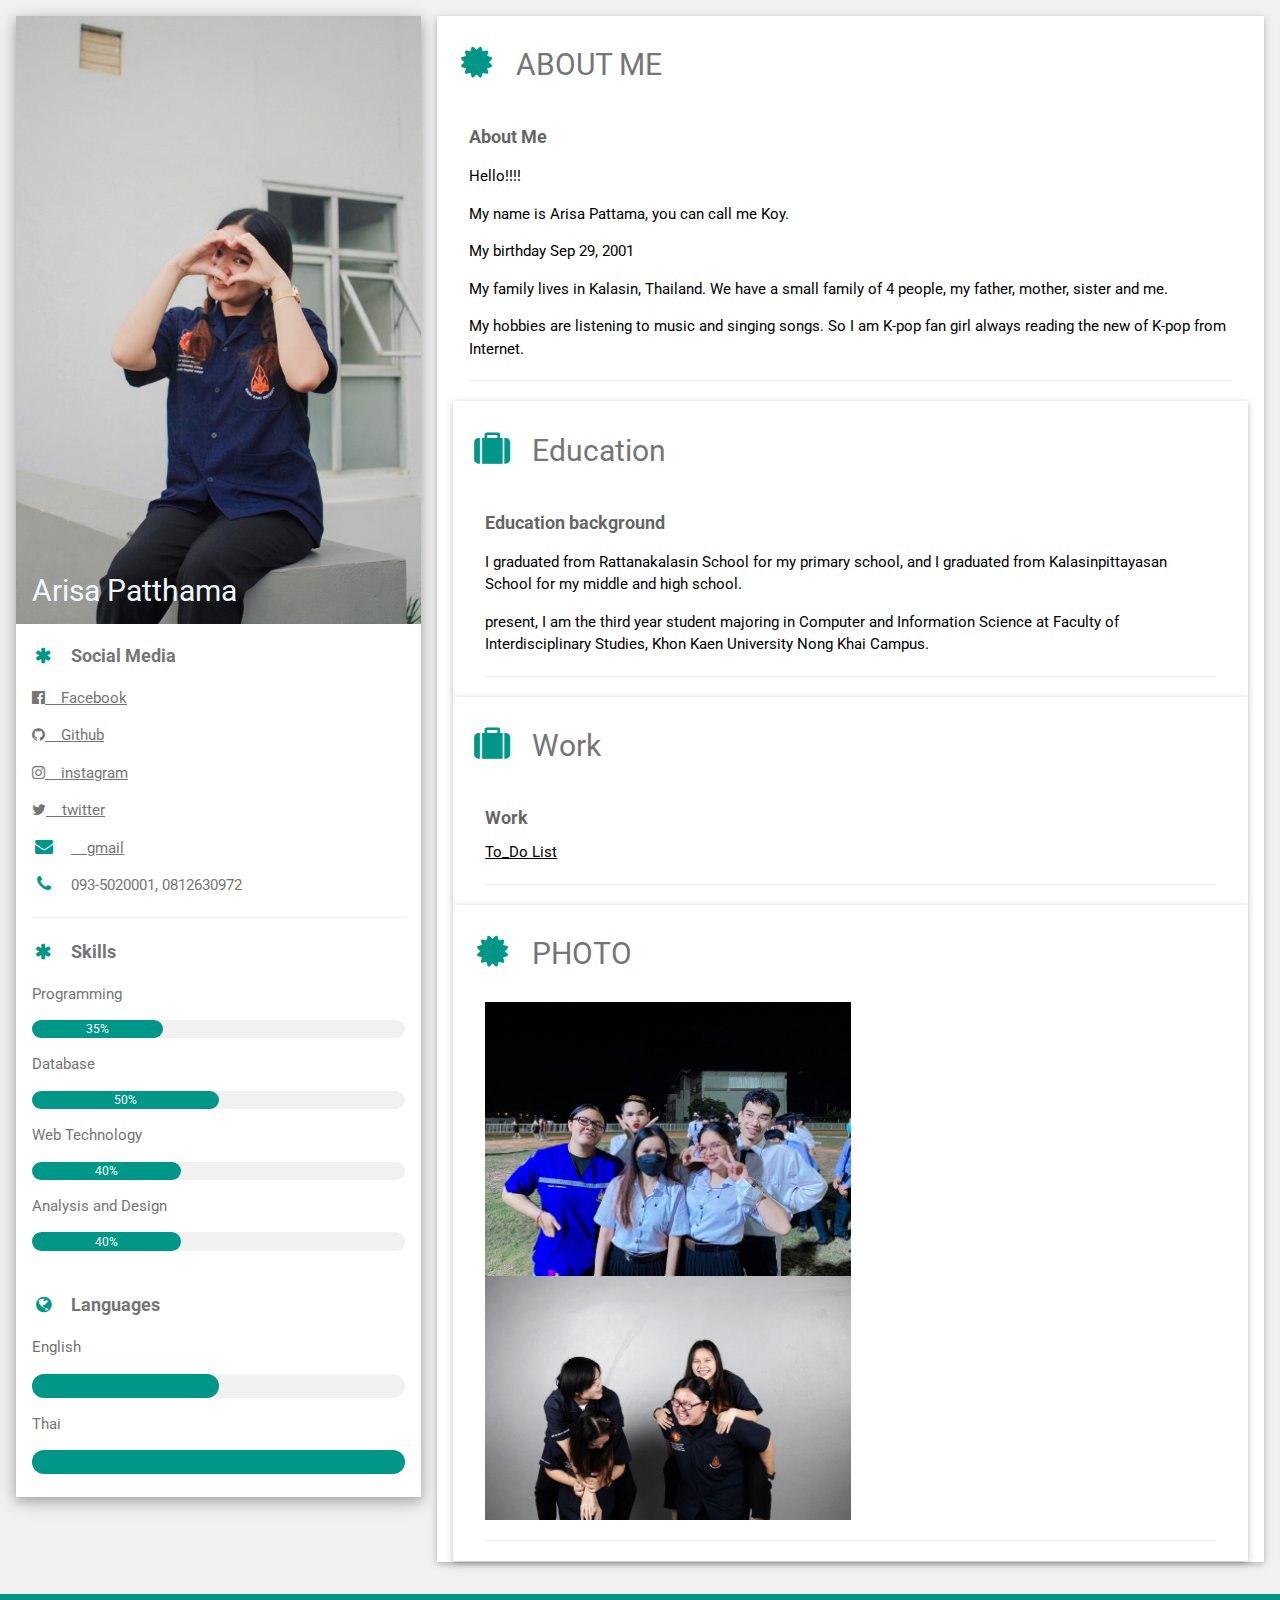
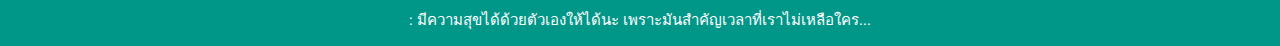
<file: index.html>
<!DOCTYPE html>
<html>
<head>
<title>Profile Arisa</title>
<meta charset="UTF-8">
<meta name="viewport" content="width=device-width, initial-scale=1">
<link href="https://cdn.jsdelivr.net/npm/bootstrap@5.2.0-beta1/dist/css/bootstrap.min.css" rel="stylesheet" integrity="sha384-0evHe/X+R7YkIZDRvuzKMRqM+OrBnVFBL6DOitfPri4tjfHxaWutUpFmBp4vmVor" crossorigin="anonymous">
<link rel="stylesheet" href="https://www.w3schools.com/w3css/4/w3.css">
<link rel="stylesheet" href="index.css">
<link rel='stylesheet' href='https://fonts.googleapis.com/css?family=Roboto'>
<link rel="stylesheet" href="https://cdnjs.cloudflare.com/ajax/libs/font-awesome/4.7.0/css/font-awesome.min.css">

<style>
html,body,h1,h2,h3,h4,h5,h6 {font-family: "Roboto", sans-serif}
</style>
</head>
<body class="w3-light-grey">

<!-- Page Container -->
<div class="w3-content w3-margin-top" style="max-width:1400px;">

  <!-- The Grid -->
  <div class="w3-row-padding">
  
    <!-- Left Column -->
    <div class="w3-third">
    
      <div class="w3-white w3-text-grey w3-card-4">
        <div class="w3-display-container">
          <img src="profile.jpg" style="width:100%" alt="Avatar">
          <div class="w3-display-bottomleft w3-container w3-text-black">
            <h2 >Arisa Patthama</h2>
          </div>
        </div>
        <div class="w3-container">
          <p class="w3-large"><b><i class="fa fa-asterisk fa-fw w3-margin-right w3-text-teal"></i>Social Media</b></p>
          <p><a href="https://www.facebook.com/profile.php?id=100005798472060" target="_blank"> <i class="fa fa-facebook-official w3-hover-opacity"></i> &nbsp; &nbsp;Facebook</a></p>
          <p><a href="https://github.com/arisa290944/arisa290944.github.io" target="_blank"> <i class="fa fa-github  w3-hover-opacity"></i> &nbsp; &nbsp;Github</a></p>
          <p><a href="https://www.instagram.com/ap___arisa/?igshid=YmMyMTA2M2Y%3D&fbclid=IwAR3sqOJkEpNzGl81d5Vcwh5Nx37Y3Ft2cC4pBYuE_V32uysqin0VdmM9OHY" target="_blank"> <i class="fa fa-instagram w3-hover-opacity"></i> &nbsp; &nbsp;instagram</a></p>
          <p><a href="https://twitter.com/arspttm29" target="_blank"> <i class="fa fa-twitter w3-hover-opacity"></i> &nbsp; &nbsp;twitter</a></p>
          <p><a href="https://mail.google.com/mail/u/1/#inbox" target="_blank"> <i class="fa fa-envelope fa-fw w3-margin-right w3-large w3-text-teal"></i> &nbsp; &nbsp;gmail</a></p>
          <p><i class="fa fa-phone fa-fw w3-margin-right w3-large w3-text-teal"></i>093-5020001, 0812630972</p>
          <hr>

          <p class="w3-large"><b><i class="fa fa-asterisk fa-fw w3-margin-right w3-text-teal"></i>Skills</b></p>
          <p>Programming</p>
          <div class="w3-light-grey w3-round-xlarge w3-small">
            <div class="w3-container w3-center w3-round-xlarge w3-teal" style="width:35%">35%</div>
          </div>
          <p>Database</p>
          <div class="w3-light-grey w3-round-xlarge w3-small">
            <div class="w3-container w3-center w3-round-xlarge w3-teal" style="width:50%">
              <div class="w3-center w3-text-white">50%</div>
            </div>
          </div>
          <p>Web Technology</p>
          <div class="w3-light-grey w3-round-xlarge w3-small">
            <div class="w3-container w3-center w3-round-xlarge w3-teal" style="width:40%">40%</div>
          </div>
          <p>Analysis and Design</p>
          <div class="w3-light-grey w3-round-xlarge w3-small">
            <div class="w3-container w3-center w3-round-xlarge w3-teal" style="width:40%">40%</div>
          </div>
          <br>

          <p class="w3-large w3-text-theme"><b><i class="fa fa-globe fa-fw w3-margin-right w3-text-teal"></i>Languages</b></p>
          <p>English</p>
          <div class="w3-light-grey w3-round-xlarge">
            <div class="w3-round-xlarge w3-teal" style="height:24px;width:50%"></div>
          </div>
          <p>Thai</p>
          <div class="w3-light-grey w3-round-xlarge">
            <div class="w3-round-xlarge w3-teal" style="height:24px;width:100%"></div>
          </div>
          <br>
        </div>
      </div><br>

    <!-- End Left Column -->
    </div>

    <!-- Right Column -->
    <div class="w3-twothird">
    
      <div class="w3-container w3-card w3-white w3-margin-bottom">
        <h2 class="w3-text-grey w3-padding-16"><i class="fa fa-certificate fa-fw w3-margin-right w3-xxlarge w3-text-teal"></i>ABOUT ME</h2>
        <div class="w3-container">
          <h5 class="w3-opacity"><b>About Me</b></h5>
          <p>Hello!!!!</p>
          <p>My name is Arisa Pattama, you can call me Koy.</p> 
          <p>My birthday Sep 29, 2001</p> 
          <p>My family lives in Kalasin, Thailand. We have a small family of 4 people, my father, mother, sister and me.</p>
          <p>My hobbies are listening to music and singing songs. So I am K-pop fan girl always reading the new of K-pop from Internet.</p>
          <hr>
      </div>

      <div class="w3-container w3-card w3-white">
        <h2 class="w3-text-grey w3-padding-16"><i class="fa fa-suitcase fa-fw w3-margin-right w3-xxlarge w3-text-teal"></i>Education</h2>
        <div class="w3-container">
          <h5 class="w3-opacity"><b>Education background</b></h5>
          <p>I graduated from Rattanakalasin School for my primary school, and I graduated from Kalasinpittayasan School for my middle and high school.</p>
          <p>present, I am the third year student majoring in Computer and Information Science at Faculty of Interdisciplinary Studies, Khon Kaen University Nong Khai Campus.</p>
          <hr>
        </div>
      </div>

      <div class="w3-container w3-card w3-white">
        <h2 class="w3-text-grey w3-padding-16"><i class="fa fa-suitcase fa-fw w3-margin-right w3-xxlarge w3-text-teal"></i>Work</h2>
        <div class="w3-container">
          <h5 class="w3-opacity"><b>Work</b></h5>
          <a href="To Do application\index.html">To_Do List</a>
          <hr>
        </div>
      </div>

      <div class="w3-container w3-card w3-white">
        <h2 class="w3-text-grey w3-padding-16"><i class="fa fa-certificate fa-fw w3-margin-right w3-xxlarge w3-text-teal"></i>PHOTO</h2>
        <div class="w3-container">
          <img src="f4.jpg" style="width:50%" alt="Avatar">
          <img src="f1.jpg" style="width:50%" alt="Avatar">
          <hr>
        </div>
      </div>

    <!-- End Right Column -->
    </div>
    
  <!-- End Grid -->
  </div>
  
  <!-- End Page Container -->
</div>

<footer class="w3-container w3-teal w3-center w3-margin-top">
  <p>: มีความสุขได้ด้วยตัวเองให้ได้นะ เพราะมันสำคัญเวลาที่เราไม่เหลือใคร...</p>
</footer>


</body>
</html>
</file>
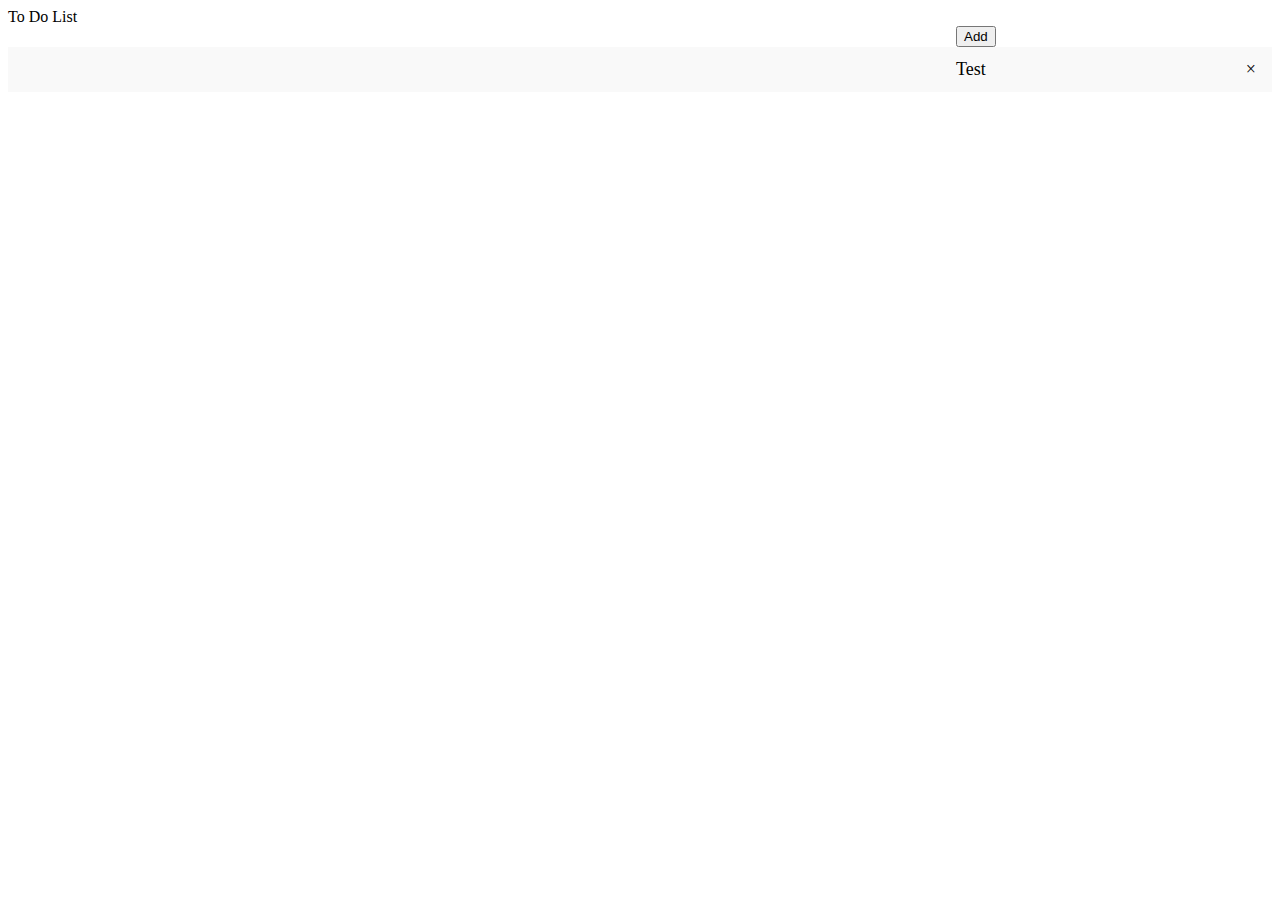
<file: To Do application/index.html>
<!DOCTYPE html>
<html lang="en">
<head>
    <meta charset="UTF-8">
    <meta http-equiv="X-UA-Compatible" content="IE=edge">
    <meta name="viewport" content="width=device-width, initial-scale=1.0">
    <title>Arisa</title>
    <!-- CSS only -->
    <link href="https://cdn.jsdelivr.net/npm/bootstrap@5.2.0/dist/css/bootstrap.min.css" rel="stylesheet" integrity="sha384-gH2yIJqKdNHPEq0n4Mqa/HGKIhSkIHeL5AyhkYV8i59U5AR6csBvApHHNl/vI1Bx" crossorigin="anonymous">
    <link rel="stylesheet" href="index.css">
</head>
<body>
    <div class="container">
        <div class="display-2">To Do List</div>
        <div class="input-group mb-3">
            <input type="text" class="form-control" id="ToDoText">
            <button class="btn btn-outline-primary" onclick="addToDoList()" type="button" id="addBtn">Add</button>
        </div>
        <ul id="ToDoList">
            <li>Test</li>
        </ul>
    </div>
    <!-- JavaScript Bundle with Popper -->
    <script src="https://cdn.jsdelivr.net/npm/bootstrap@5.2.0/dist/js/bootstrap.bundle.min.js" integrity="sha384-A3rJD856KowSb7dwlZdYEkO39Gagi7vIsF0jrRAoQmDKKtQBHUuLZ9AsSv4jD4Xa" crossorigin="anonymous"></script>
    <script src="indexdom.js"></script>
</body>
</html>
</file>
<file: index.css>
h2 {
    color: aliceblue;
}
</file>
<file: To Do application/index.css>
/* Include the padding and border in an element's total width and height */
* {
    box-sizing: border-box;
  }
  
  /* Remove margins and padding from the list */
  ul {
    margin: 0;
    padding: 0;
  }
  
  /* Style the list items */
  ul li {
    cursor: pointer;
    position: relative;
    padding: 12px 8px 12px 40px;
    background: #eee;
    font-size: 18px;
    transition: 0.1s;
    list-style-type: none;
  
    /* make the list items unselectable */
    -webkit-user-select: none;
    -moz-user-select: none;
    -ms-user-select: none;
    user-select: none;
  }
  
  /* Set all odd list items to a different color (zebra-stripes) */
  ul li:nth-child(odd) {
    background: #f9f9f9;
  }
  
  /* Darker background-color on hover */
  ul li:hover {
    background: #ddd;
  }
  
  /* When clicked on, add a background color and strike out text */
  ul li.checked {
    background: #888;
    color: #fff;
    text-decoration: line-through;
  }
  
  /* Add a "checked" mark when clicked on */
  ul li.checked::before {
    content: '';
    position: absolute;
    border-color: #fff;
    border-style: solid;
    border-width: 0 2px 2px 0;
    top: 10px;
    left: 16px;
    transform: rotate(45deg);
    height: 15px;
    width: 7px;
  }
  
  /* Style the close button */
  .close {
    position: absolute;
    right: 0;
    top: 0;
    padding: 12px 16px 12px 16px;
  }
  
  .close:hover {
    background-color: #f44336;
    color: white;
  }

  /* Style the input */
  input {
    margin: 0;
    border: none;
    border-radius: 0;
    width: 75%;
    padding: 10px;
    float: left;
    font-size: 16px;
  }
</file>
